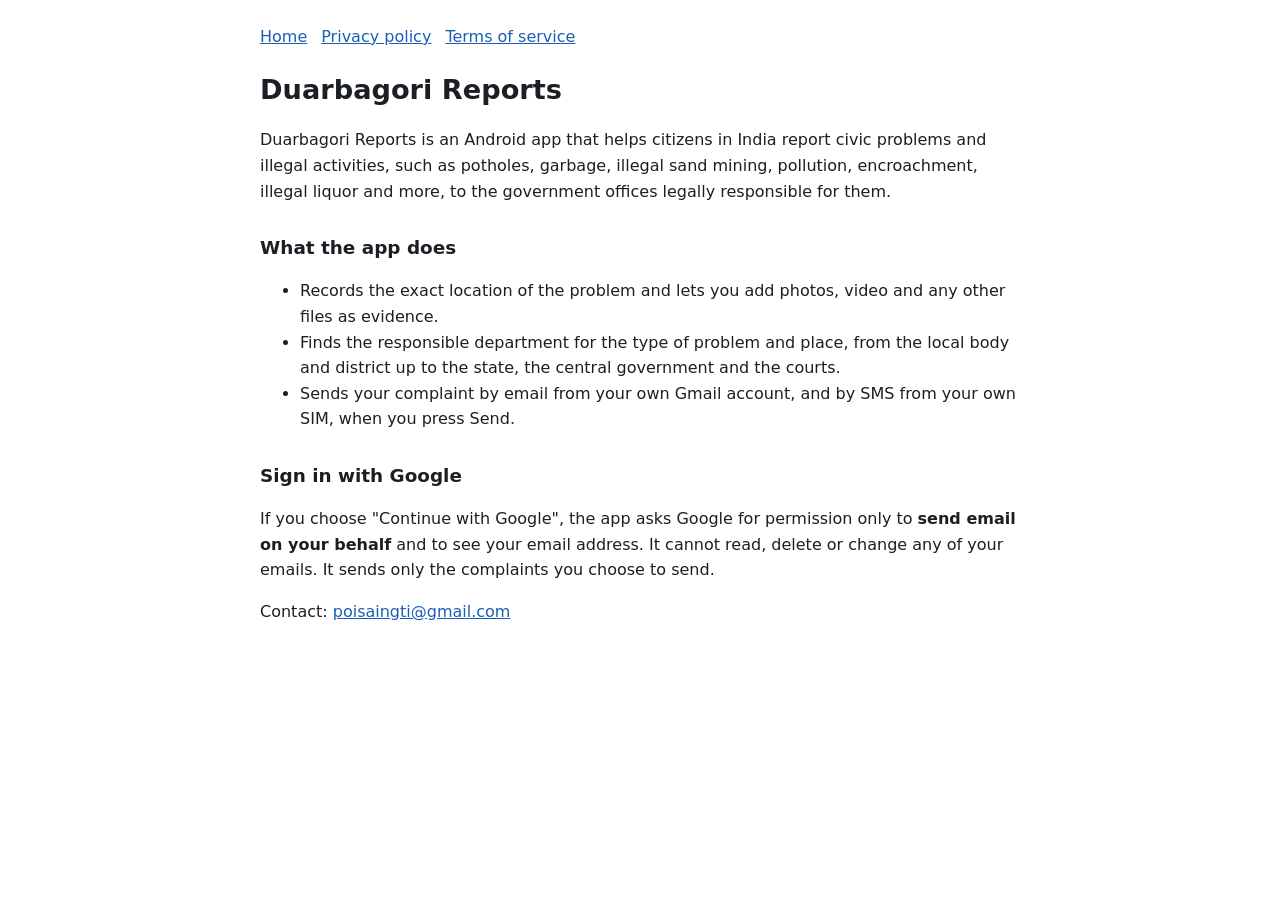
<file: duarbagori/index.html>
<!DOCTYPE html><html lang="en"><head><meta charset="utf-8"><meta name="viewport" content="width=device-width,initial-scale=1"><title>Duarbagori Reports</title><link rel="stylesheet" href="style.css"></head><body>
<nav><a href="index.html">Home</a><a href="privacy.html">Privacy policy</a><a href="terms.html">Terms of service</a></nav>
<h1>Duarbagori Reports</h1>
<p>Duarbagori Reports is an Android app that helps citizens in India report civic problems and illegal activities, such as potholes, garbage, illegal sand mining, pollution, encroachment, illegal liquor and more, to the government offices legally responsible for them.</p>
<h2>What the app does</h2>
<ul>
<li>Records the exact location of the problem and lets you add photos, video and any other files as evidence.</li>
<li>Finds the responsible department for the type of problem and place, from the local body and district up to the state, the central government and the courts.</li>
<li>Sends your complaint by email from your own Gmail account, and by SMS from your own SIM, when you press Send.</li>
</ul>
<h2>Sign in with Google</h2>
<p>If you choose "Continue with Google", the app asks Google for permission only to <b>send email on your behalf</b> and to see your email address. It cannot read, delete or change any of your emails. It sends only the complaints you choose to send.</p>
<p>Contact: <a href="mailto:poisaingti@gmail.com">poisaingti@gmail.com</a></p>
</body></html>
</file>
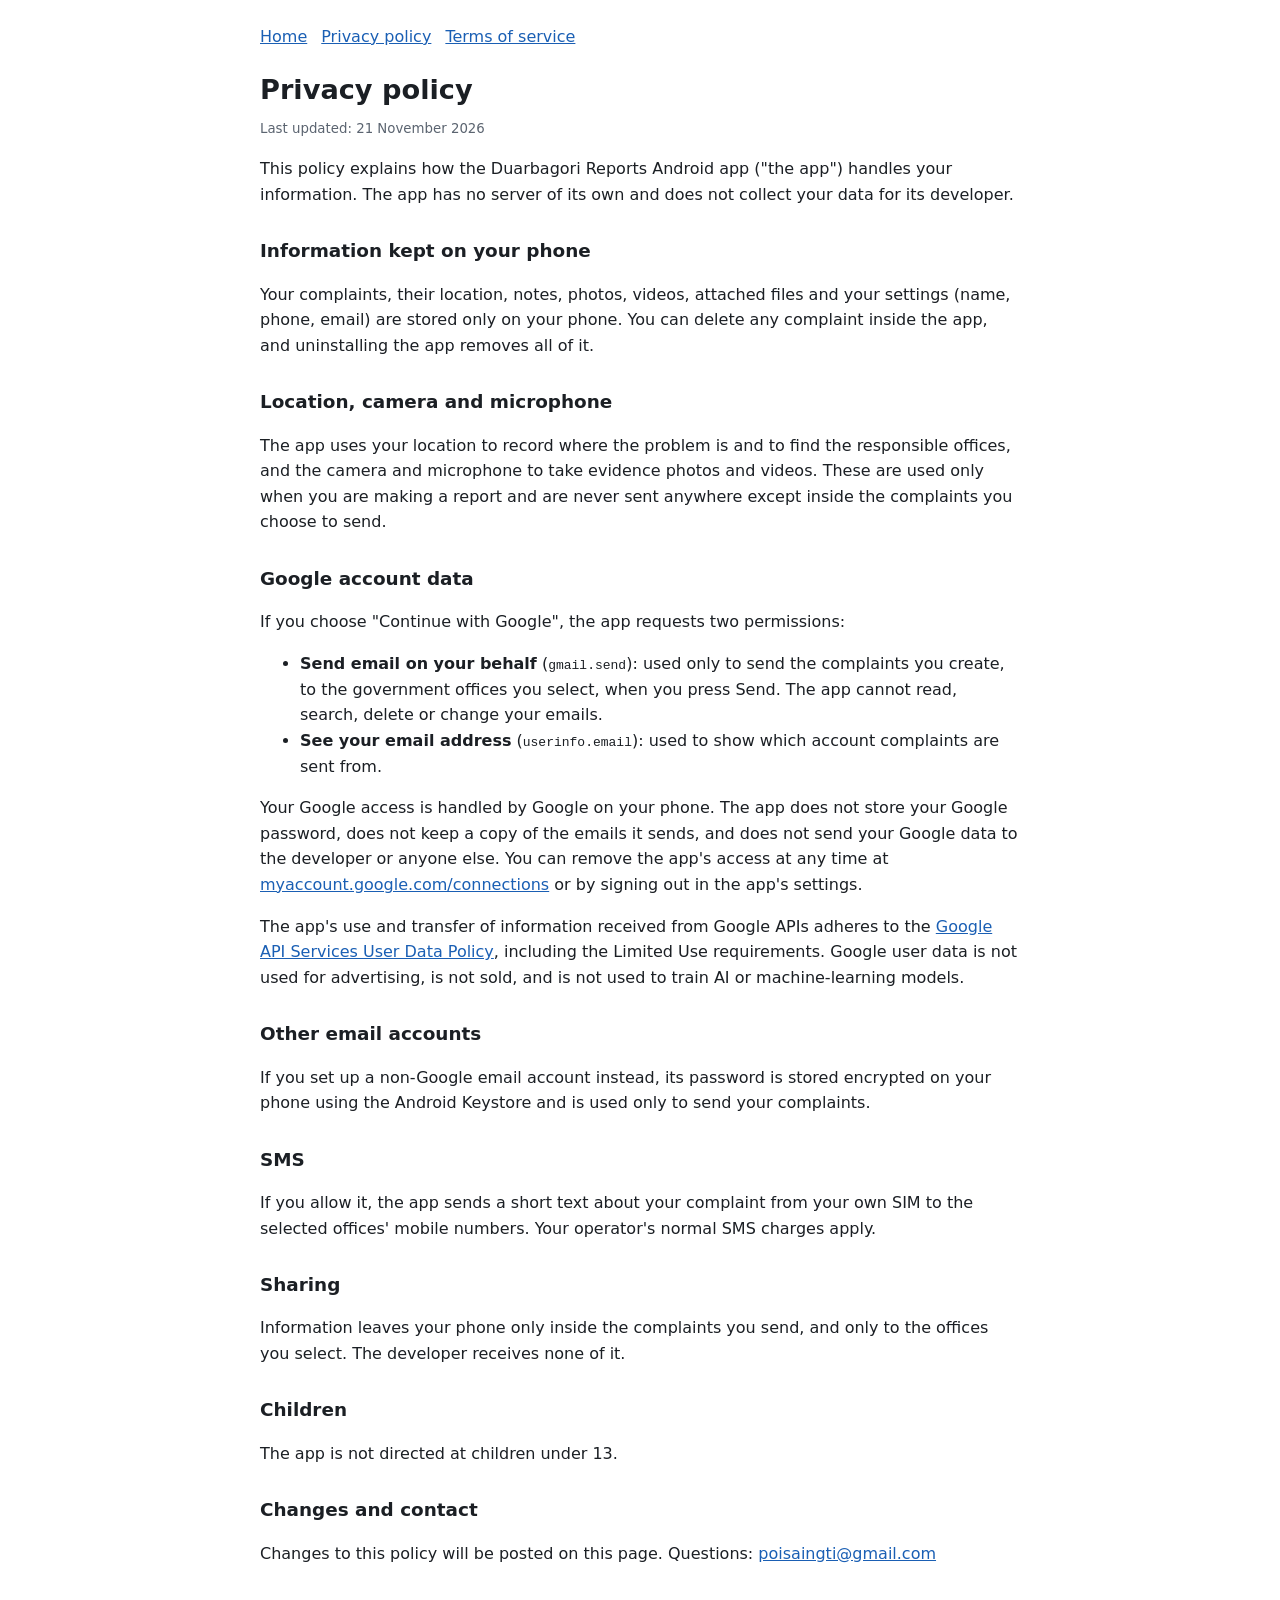
<file: duarbagori/privacy.html>
<!DOCTYPE html><html lang="en"><head><meta charset="utf-8"><meta name="viewport" content="width=device-width,initial-scale=1"><title>Privacy policy – Duarbagori Reports</title><link rel="stylesheet" href="style.css"></head><body>
<nav><a href="index.html">Home</a><a href="privacy.html">Privacy policy</a><a href="terms.html">Terms of service</a></nav>
<h1>Privacy policy</h1><small>Last updated: 21 November 2026</small>
<p>This policy explains how the Duarbagori Reports Android app ("the app") handles your information. The app has no server of its own and does not collect your data for its developer.</p>
<h2>Information kept on your phone</h2>
<p>Your complaints, their location, notes, photos, videos, attached files and your settings (name, phone, email) are stored only on your phone. You can delete any complaint inside the app, and uninstalling the app removes all of it.</p>
<h2>Location, camera and microphone</h2>
<p>The app uses your location to record where the problem is and to find the responsible offices, and the camera and microphone to take evidence photos and videos. These are used only when you are making a report and are never sent anywhere except inside the complaints you choose to send.</p>
<h2>Google account data</h2>
<p>If you choose "Continue with Google", the app requests two permissions:</p>
<ul>
<li><b>Send email on your behalf</b> (<code>gmail.send</code>): used only to send the complaints you create, to the government offices you select, when you press Send. The app cannot read, search, delete or change your emails.</li>
<li><b>See your email address</b> (<code>userinfo.email</code>): used to show which account complaints are sent from.</li>
</ul>
<p>Your Google access is handled by Google on your phone. The app does not store your Google password, does not keep a copy of the emails it sends, and does not send your Google data to the developer or anyone else. You can remove the app's access at any time at <a href="https://myaccount.google.com/connections">myaccount.google.com/connections</a> or by signing out in the app's settings.</p>
<p>The app's use and transfer of information received from Google APIs adheres to the <a href="https://developers.google.com/terms/api-services-user-data-policy">Google API Services User Data Policy</a>, including the Limited Use requirements. Google user data is not used for advertising, is not sold, and is not used to train AI or machine-learning models.</p>
<h2>Other email accounts</h2>
<p>If you set up a non-Google email account instead, its password is stored encrypted on your phone using the Android Keystore and is used only to send your complaints.</p>
<h2>SMS</h2>
<p>If you allow it, the app sends a short text about your complaint from your own SIM to the selected offices' mobile numbers. Your operator's normal SMS charges apply.</p>
<h2>Sharing</h2>
<p>Information leaves your phone only inside the complaints you send, and only to the offices you select. The developer receives none of it.</p>
<h2>Children</h2>
<p>The app is not directed at children under 13.</p>
<h2>Changes and contact</h2>
<p>Changes to this policy will be posted on this page. Questions: <a href="mailto:poisaingti@gmail.com">poisaingti@gmail.com</a></p>
</body></html>
</file>
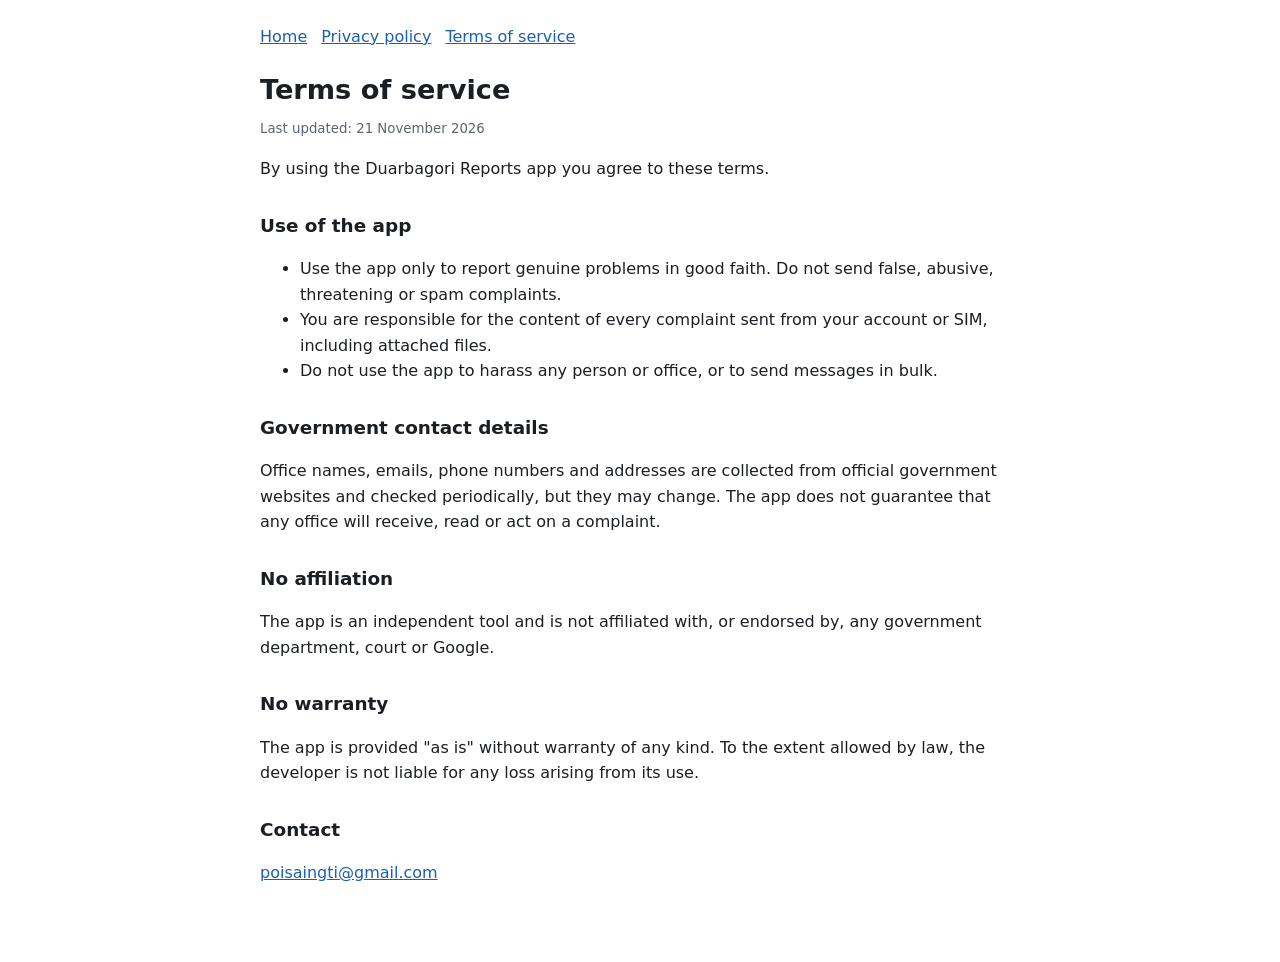
<file: duarbagori/terms.html>
<!DOCTYPE html><html lang="en"><head><meta charset="utf-8"><meta name="viewport" content="width=device-width,initial-scale=1"><title>Terms of service – Duarbagori Reports</title><link rel="stylesheet" href="style.css"></head><body>
<nav><a href="index.html">Home</a><a href="privacy.html">Privacy policy</a><a href="terms.html">Terms of service</a></nav>
<h1>Terms of service</h1><small>Last updated: 21 November 2026</small>
<p>By using the Duarbagori Reports app you agree to these terms.</p>
<h2>Use of the app</h2>
<ul>
<li>Use the app only to report genuine problems in good faith. Do not send false, abusive, threatening or spam complaints.</li>
<li>You are responsible for the content of every complaint sent from your account or SIM, including attached files.</li>
<li>Do not use the app to harass any person or office, or to send messages in bulk.</li>
</ul>
<h2>Government contact details</h2>
<p>Office names, emails, phone numbers and addresses are collected from official government websites and checked periodically, but they may change. The app does not guarantee that any office will receive, read or act on a complaint.</p>
<h2>No affiliation</h2>
<p>The app is an independent tool and is not affiliated with, or endorsed by, any government department, court or Google.</p>
<h2>No warranty</h2>
<p>The app is provided "as is" without warranty of any kind. To the extent allowed by law, the developer is not liable for any loss arising from its use.</p>
<h2>Contact</h2>
<p><a href="mailto:poisaingti@gmail.com">poisaingti@gmail.com</a></p>
</body></html>
</file>
<file: duarbagori/style.css>
body{font-family:system-ui,-apple-system,Segoe UI,Roboto,sans-serif;max-width:760px;margin:0 auto;padding:24px 18px 60px;line-height:1.6;color:#1b1f24}
h1{font-size:1.7rem;margin-bottom:.2rem}h2{font-size:1.15rem;margin-top:1.8rem}
nav a{margin-right:14px}small{color:#5b6470}a{color:#1a5fb4}
</file>
